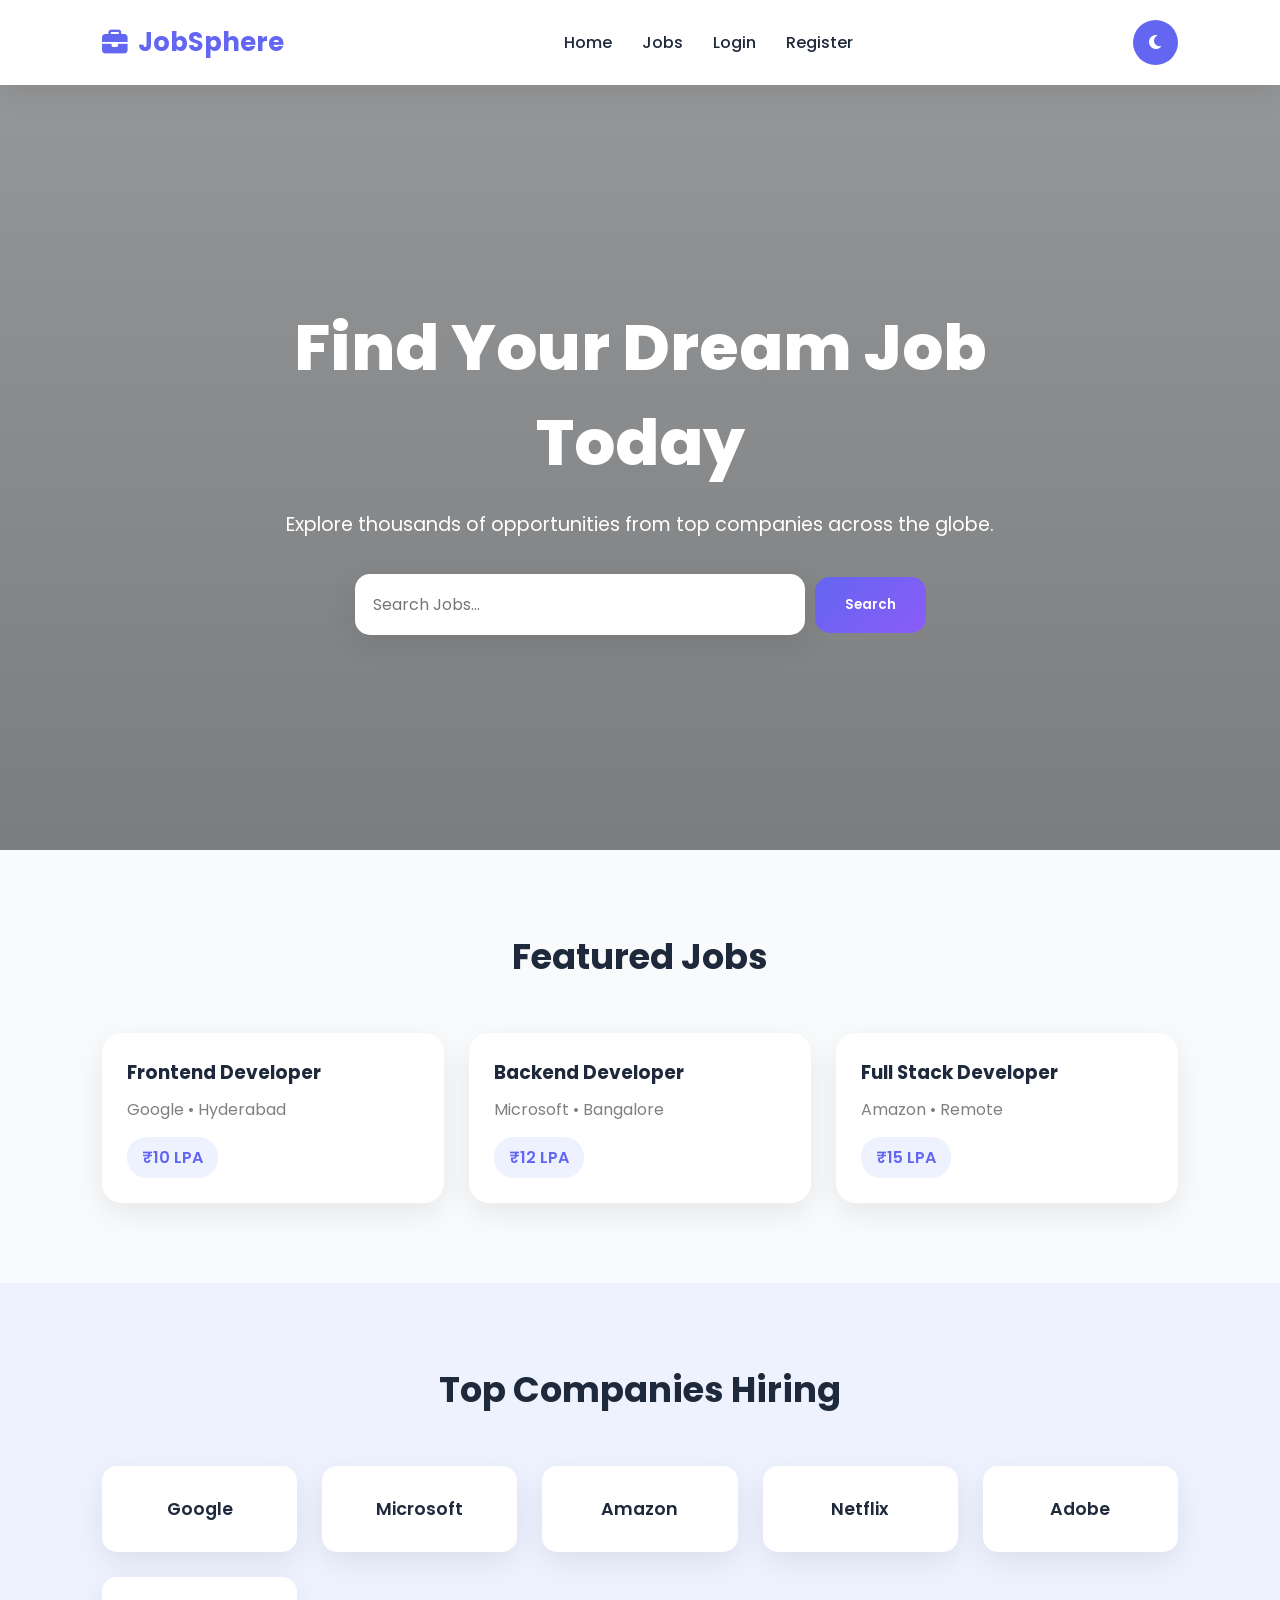
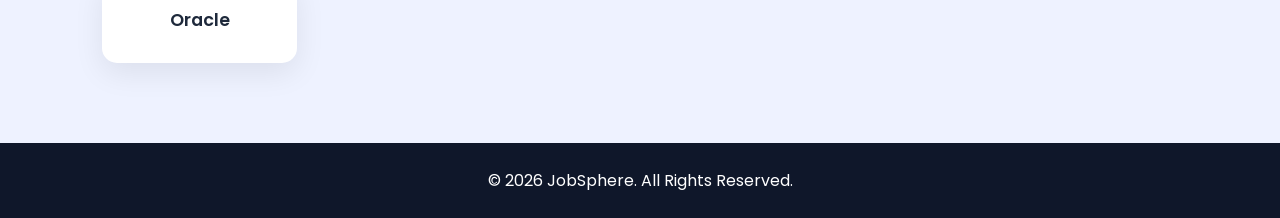
<file: index.html>
<!DOCTYPE html>
<html lang="en">
<head>
    <meta charset="UTF-8">
    <meta name="viewport" content="width=device-width, initial-scale=1.0">
    <title>JobSphere - Find Your Dream Job</title>

    <link rel="stylesheet" href="css/style.css">

    <link rel="stylesheet"
        href="https://cdnjs.cloudflare.com/ajax/libs/font-awesome/6.5.1/css/all.min.css">
</head>

<body>

    <!-- Navbar -->

    <nav class="navbar">

        <div class="logo">
            <i class="fa-solid fa-briefcase"></i>
            JobSphere
        </div>

        <ul
    class="nav-links"
    id="navbarLinks"
    >

        <li>
            <a href="index.html">
                Home
            </a>
        </li>

        <li>
            <a href="jobs.html">
                Jobs
            </a>
        </li>

    </ul>

        <button id="darkModeBtn">
            <i class="fa-solid fa-moon"></i>
        </button>

    </nav>

    <!-- Hero Section -->

    <section class="hero">

        <div class="hero-content">

            <h1>Find Your Dream Job Today</h1>

            <p>
                Explore thousands of opportunities from top companies
                across the globe.
            </p>

            <div class="search-box">

                <input
                    type="text"
                    id="heroSearch"
                    placeholder="Search Jobs..."
                >

                <button onclick="goToJobs()">
                    Search
                </button>

            </div>

        </div>

    </section>

    <!-- Featured Jobs -->

    <section class="featured">

        <h2>Featured Jobs</h2>

        <div class="featured-grid">

            <div class="job-card">
                <h3>Frontend Developer</h3>
                <p>Google • Hyderabad</p>
                <span>₹10 LPA</span>
            </div>

            <div class="job-card">
                <h3>Backend Developer</h3>
                <p>Microsoft • Bangalore</p>
                <span>₹12 LPA</span>
            </div>

            <div class="job-card">
                <h3>Full Stack Developer</h3>
                <p>Amazon • Remote</p>
                <span>₹15 LPA</span>
            </div>

        </div>

    </section>

    <!-- Top Companies -->

    <section class="companies">

        <h2>Top Companies Hiring</h2>

        <div class="company-grid">

            <div class="company">
                Google
            </div>

            <div class="company">
                Microsoft
            </div>

            <div class="company">
                Amazon
            </div>

            <div class="company">
                Netflix
            </div>

            <div class="company">
                Adobe
            </div>

            <div class="company">
                Oracle
            </div>

        </div>

    </section>

    <!-- Footer -->

    <footer>

        <p>
            © 2026 JobSphere. All Rights Reserved.
        </p>

    </footer>

    <script src="js/main.js"></script>
    <script src="js/auth.js"></script>

</body>
</html>
</file>
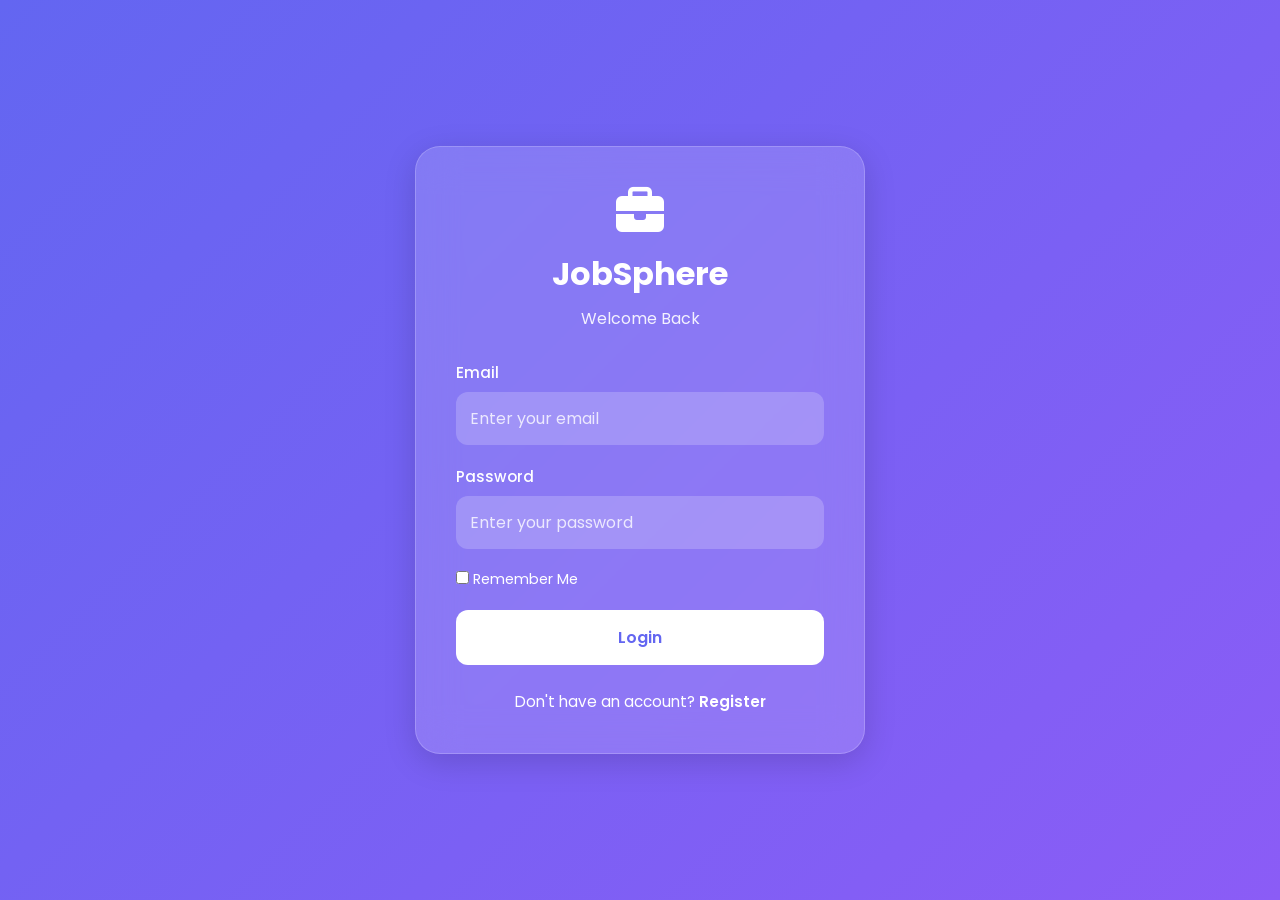
<file: dashboard.html>
<!DOCTYPE html>
<html lang="en">

<head>

    <meta charset="UTF-8">

    <meta name="viewport"
          content="width=device-width, initial-scale=1.0">

    <title>User Dashboard | JobSphere</title>

    <link rel="stylesheet"
          href="css/style.css">

    <link rel="stylesheet"
          href="css/dashboard.css">

    <link rel="stylesheet"
          href="https://cdnjs.cloudflare.com/ajax/libs/font-awesome/6.7.1/css/all.min.css">

</head>

<body>

    <!-- NAVBAR -->

    <nav class="navbar">

        <div class="logo">

            <i class="fa-solid fa-briefcase"></i>

            JobSphere

        </div>

        <ul class="nav-links">

            <li>
                <a href="index.html">
                    Home
                </a>
            </li>

            <li>
                <a href="jobs.html">
                    Jobs
                </a>
            </li>

            <li>
                <a href="dashboard.html">
                    Dashboard
                </a>
            </li>

        </ul>

        <button id="darkModeBtn">

            <i class="fa-solid fa-moon"></i>

        </button>

    </nav>

    <!-- HEADER -->

    <section class="dashboard-header">

        <h1>
            Welcome Back 👋
        </h1>

        <p>
            Track your job search progress
        </p>

    </section>

    <!-- PROFILE CARD -->

    <section class="profile-section">

        <div class="profile-card">

            <img
                src="https://i.pravatar.cc/200"
                alt="Profile"
            >

           <h2 id="userName">
                User
            </h2>

            <p id="userEmail">
                user@email.com
            </p>

            <button
                onclick="logout()"
                class="auth-btn"
                style="margin-top:15px;"
            >
                Logout
            </button>

            <div class="profile-progress">

                <div
                    class="progress-bar"
                    id="profileProgressBar"
                ></div>

            </div>

            <span id="profilePercentage">

                0%

            </span>

        </div>

    </section>

    <!-- STATS -->

    <section class="stats-section">

        <div class="stat-card">

            <i class="fa-solid fa-file-circle-check"></i>

            <h2 id="applicationsCount">
                0
            </h2>

            <p>
                Applications
            </p>

        </div>

        <div class="stat-card">

            <i class="fa-solid fa-bookmark"></i>

            <h2 id="savedJobsCount">
                0
            </h2>

            <p>
                Saved Jobs
            </p>

        </div>

        <div class="stat-card">

            <i class="fa-solid fa-eye"></i>

            <h2 id="recentJobsCount">
                0
            </h2>

            <p>
                Recently Viewed
            </p>

        </div>

        <div class="stat-card">

            <i class="fa-solid fa-user-check"></i>

            <h2 id="profileCompletion">
                0%
            </h2>

            <p>
                Profile Completion
            </p>

        </div>

    </section>

    <!-- DASHBOARD GRID -->

    <section class="dashboard-grid">

        <!-- SAVED JOBS -->

        <div class="dashboard-card">

            <div class="card-header">

                <h2>
                    Saved Jobs
                </h2>

            </div>

            <div id="savedJobsList">

            </div>

        </div>

        <!-- APPLICATION HISTORY -->

        <div class="dashboard-card">

            <div class="card-header">

                <h2>
                    Application History
                </h2>

            </div>

            <div id="applicationsList">

            </div>

        </div>

    </section>

    <!-- RECENTLY VIEWED -->

    <section class="dashboard-section">

        <div class="dashboard-card">

            <div class="card-header">

                <h2>
                    Recently Viewed Jobs
                </h2>

            </div>

            <div id="recentJobsList">

            </div>

        </div>

    </section>

    <!-- RECOMMENDED JOBS -->

    <section class="dashboard-section">

        <div class="dashboard-card">

            <div class="card-header">

                <h2>
                    Recommended Jobs
                </h2>

            </div>

            <div id="recommendedJobs">

            </div>

        </div>

    </section>

    <!-- RESUME UPLOAD -->

    <section class="dashboard-section">

        <div class="dashboard-card">

            <div class="card-header">

                <h2>
                    Resume Upload
                </h2>

            </div>

            <input
                type="file"
                id="resumeUpload"
            >

            <p
                id="resumeName"
                style="margin-top:15px;"
            >
                No Resume Uploaded
            </p>

        </div>

    </section>
    <section class="dashboard-section">

    <div class="dashboard-card">

        <div class="card-header">
            <h2>Manage Data</h2>
        </div>

        <div class="action-buttons">

            <button
                id="clearSavedJobsBtn"
                class="danger-btn"
            >
                Clear Saved Jobs
            </button>

            <button
                id="clearApplicationsBtn"
                class="danger-btn"
            >
                Clear Applications
            </button>

            <button
                id="clearRecentJobsBtn"
                class="danger-btn"
            >
                Clear Recently Viewed
            </button>

            <button
                id="clearResumeBtn"
                class="danger-btn"
            >
                Remove Resume
            </button>

        </div>

    </div>

</section>

    <footer>

        <p>
            © 2026 JobSphere
        </p>

    </footer>

    <script src="js/auth.js"></script>
    <script src="js/main.js"></script>
    <script src="js/storage.js"></script>
    <script src="js/dashboard.js"></script>

</body>

</html>
</file>
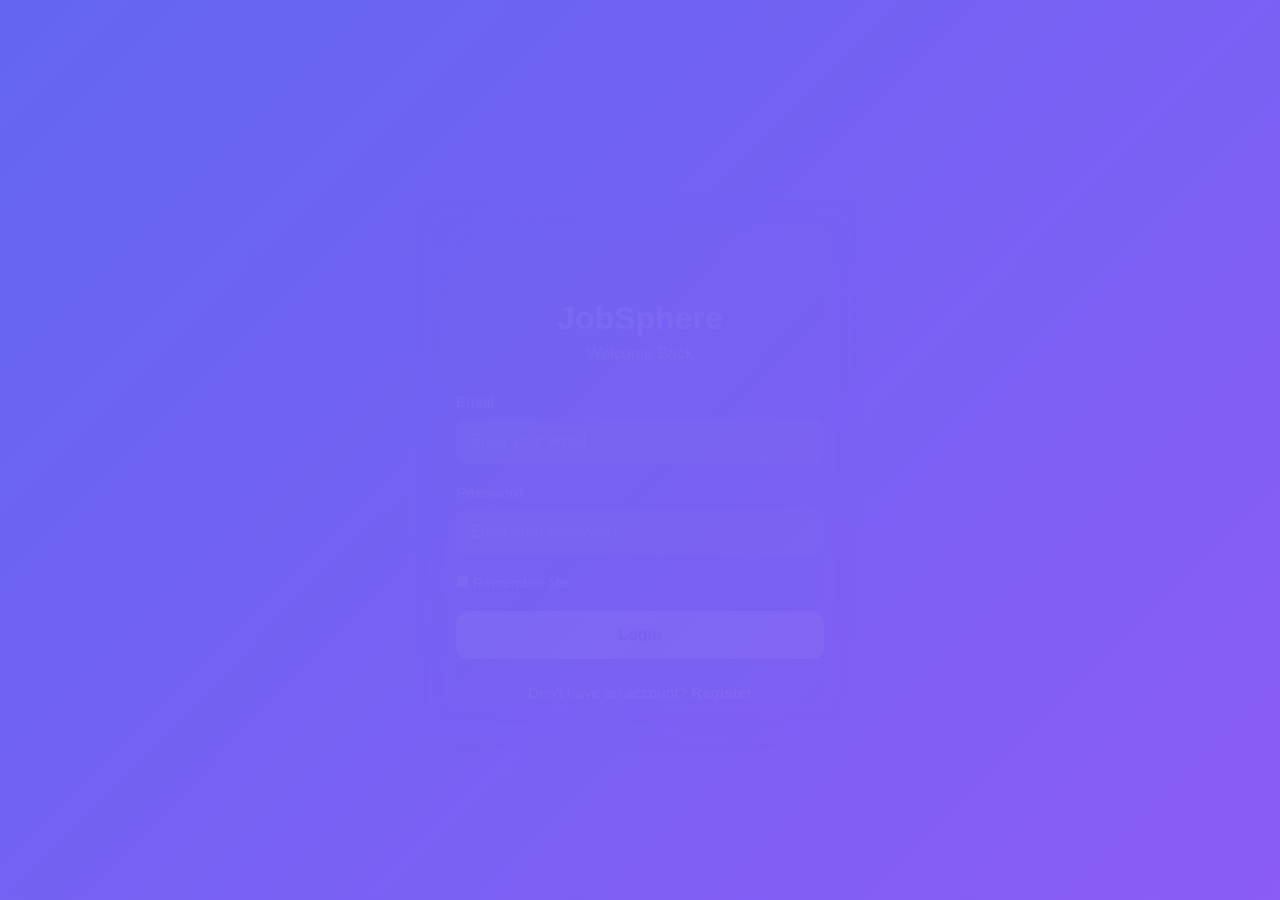
<file: job-details.html>
<!DOCTYPE html>
<html lang="en">

<head>
    <meta charset="UTF-8">
    <meta name="viewport" content="width=device-width, initial-scale=1.0">
    <title>Job Details | JobSphere</title>

    <link rel="stylesheet" href="css/style.css">

    <link rel="stylesheet"
        href="https://cdnjs.cloudflare.com/ajax/libs/font-awesome/6.7.1/css/all.min.css">
</head>

<body>

    <!-- =========================
         NAVBAR
    ========================== -->

    <nav class="navbar">

        <div class="logo">
            <i class="fa-solid fa-briefcase"></i>
            JobSphere
        </div>

        <ul class="nav-links">
            <li><a href="index.html">Home</a></li>
            <li><a href="jobs.html">Jobs</a></li>
            <li><a href="dashboard.html">Dashboard</a></li>
        </ul>

        <button id="darkModeBtn">
            <i class="fa-solid fa-moon"></i>
        </button>

    </nav>

    <!-- =========================
         JOB DETAILS SECTION
    ========================== -->

    <section class="job-details">

        <div id="jobDetailsContainer">

            <!-- Dynamic Content -->

        </div>

    </section>

    <!-- =========================
         FOOTER
    ========================== -->

    <footer>
        <p>
            © 2026 JobSphere. All Rights Reserved.
        </p>
    </footer>

    <script src="js/main.js"></script>

    <script>

        let allJobs = [];

        document.addEventListener(
            "DOMContentLoaded",
            loadJobDetails
        );

        async function loadJobDetails() {

            try {

                const response =
                    await fetch("data/jobs.json");

                allJobs =
                    await response.json();

                const selectedJobId =
                    localStorage.getItem(
                        "selectedJob"
                    );

                if (!selectedJobId) {

                    window.location.href =
                        "jobs.html";

                    return;
                }

                const job =
                    allJobs.find(
                        item =>
                        Number(item.id) ===
                        Number(selectedJobId)
                    );

                if (!job) {

                    document
                        .getElementById(
                            "jobDetailsContainer"
                        )
                        .innerHTML =
                        `
                        <h2>
                            Job not found
                        </h2>
                    `;

                    return;
                }

                addRecentlyViewed(
                    Number(job.id)
                );

                renderJob(job);

            }

            catch (error) {

                console.error(error);

                document
                    .getElementById(
                        "jobDetailsContainer"
                    )
                    .innerHTML =
                    `
                    <h2>
                        Error loading job
                    </h2>
                `;
            }
        }

        function renderJob(job) {

            const container =
                document.getElementById(
                    "jobDetailsContainer"
                );

            const skillsHtml =
                job.skills
                .map(skill => `
                    <span>
                        ${skill}
                    </span>
                `)
                .join("");

            container.innerHTML = `

            <div class="details-card">

                <h1>
                    ${job.title}
                </h1>

                <h3>
                    ${job.company}
                </h3>

                <div class="tags">

                    <span>
                        ${job.location}
                    </span>

                    <span>
                        ${job.type}
                    </span>

                    <span>
                        ${job.experience}
                    </span>

                </div>

                <div
                    class="salary"
                    style="margin-top:20px;"
                >
                    ${job.salary}
                </div>

                <h3>
                    Job Description
                </h3>

                <p>
                    ${job.description}
                </p>

                <h3>
                    Required Skills
                </h3>

                <div class="tags">
                    ${skillsHtml}
                </div>

                <h3>
                    Responsibilities
                </h3>

                <ul>

                    <li>
                        Develop high-quality software solutions.
                    </li>

                    <li>
                        Collaborate with cross-functional teams.
                    </li>

                    <li>
                        Participate in design and code reviews.
                    </li>

                    <li>
                        Write clean and maintainable code.
                    </li>

                    <li>
                        Follow industry best practices.
                    </li>

                </ul>

                <div
                    style="
                    display:flex;
                    gap:15px;
                    flex-wrap:wrap;
                    margin-top:30px;"
                >

                    <button
                        class="apply-btn"
                        onclick="applyJob(${job.id})"
                    >
                        Apply Now
                    </button>

                    <button
                        class="apply-btn"
                        onclick="saveJob(${job.id})"
                    >
                        Save Job
                    </button>

                    <button
                        class="apply-btn"
                        onclick="goBack()"
                    >
                        Back To Jobs
                    </button>

                </div>

            </div>

            <div
                id="similarJobs"
                style="
                margin-top:50px;"
            >

            </div>

            `;

            renderSimilarJobs(job);
        }

        function renderSimilarJobs(currentJob) {

            const similarJobs =
                allJobs
                .filter(
                    job =>
                    job.id !== currentJob.id
                )
                .slice(0, 3);

            let html = `

            <h2
                style="
                text-align:center;
                margin-bottom:30px;"
            >
                Similar Jobs
            </h2>

            <div class="jobs-container">

            `;

            similarJobs.forEach(job => {

                html += `

                <div class="job-card">

                    <h3>
                        ${job.title}
                    </h3>

                    <p>
                        ${job.company}
                    </p>

                    <div class="tags">

                        <span>
                            ${job.location}
                        </span>

                        <span>
                            ${job.type}
                        </span>

                    </div>

                    <div class="salary">
                        ${job.salary}
                    </div>

                    <div
                        class="job-actions"
                        style="
                        margin-top:15px;"
                    >

                        <button
                            class="apply-btn"
                            onclick="openSimilarJob(${job.id})"
                        >
                            View
                        </button>

                    </div>

                </div>

                `;
            });

            html += `</div>`;

            document
                .getElementById(
                    "similarJobs"
                )
                .innerHTML = html;
        }

        function openSimilarJob(id) {

            localStorage.setItem(
                "selectedJob",
                id
            );

            location.reload();
        }

        function addRecentlyViewed(jobId) {

            let recentJobs =
                JSON.parse(
                    localStorage.getItem(
                        "recentJobs"
                    )
                ) || [];

            recentJobs =
                recentJobs.filter(
                    id => id !== jobId
                );

            recentJobs.unshift(jobId);

            recentJobs =
                recentJobs.slice(0, 5);

            localStorage.setItem(
                "recentJobs",
                JSON.stringify(
                    recentJobs
                )
            );
        }

        function goBack() {

            window.location.href =
                "jobs.html";
        }

    </script>

</body>

</html>
</file>
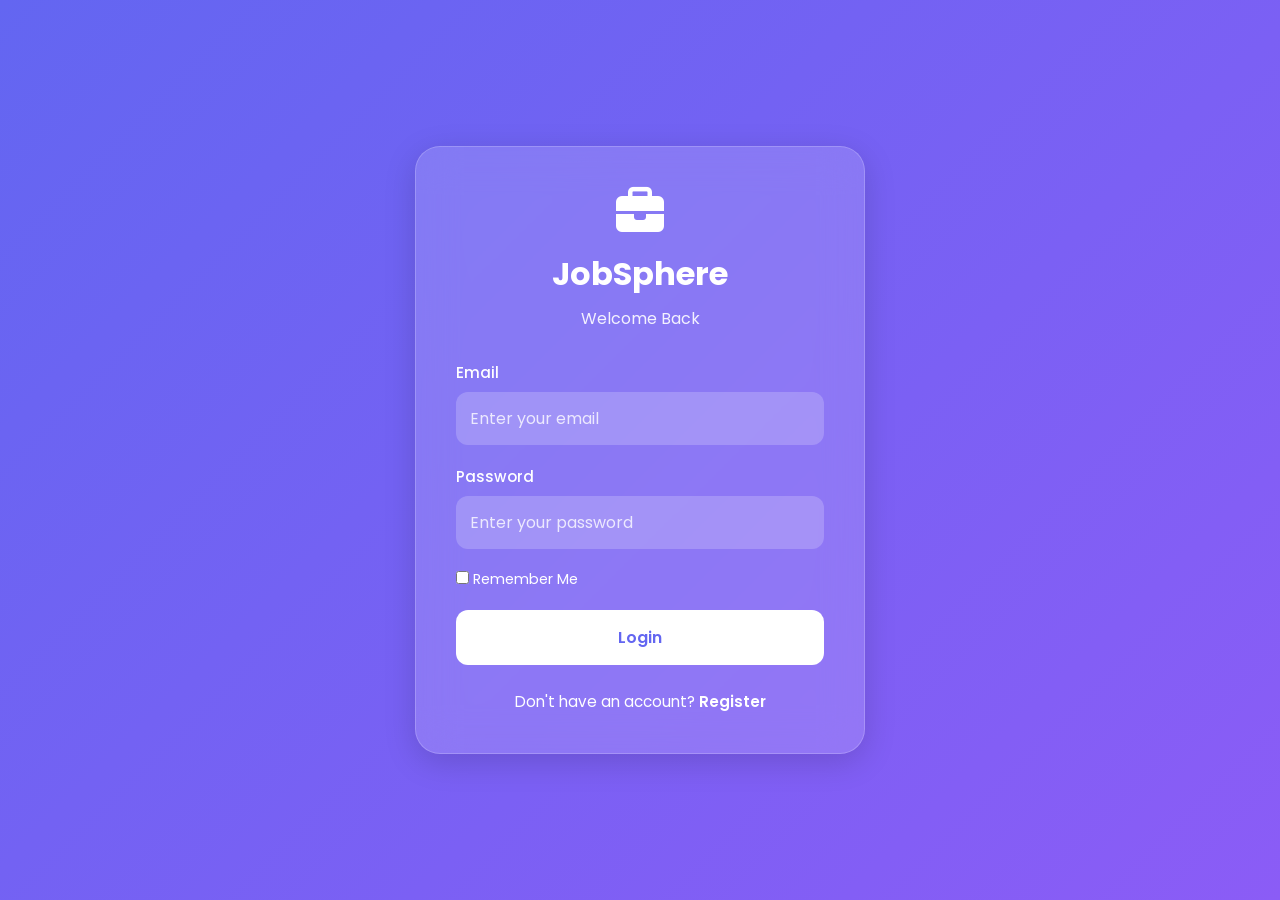
<file: jobs.html>
<!DOCTYPE html>
<html lang="en">

<head>
    <meta charset="UTF-8">
    <meta name="viewport" content="width=device-width, initial-scale=1.0">
    <title>Browse Jobs | JobSphere</title>

    <link rel="stylesheet" href="css/style.css">

    <link rel="stylesheet"
        href="https://cdnjs.cloudflare.com/ajax/libs/font-awesome/6.7.1/css/all.min.css">
</head>

<body>

    <!-- =========================
         NAVBAR
    ========================== -->

    <nav class="navbar">

        <div class="logo">
            <i class="fa-solid fa-briefcase"></i>
            JobSphere
        </div>

        <ul class="nav-links">
            <li><a href="index.html">Home</a></li>
            <li><a href="jobs.html">Jobs</a></li>
            <li><a href="dashboard.html">Dashboard</a></li>
            <li><a href="login.html">Login</a></li>
        </ul>

        <button id="darkModeBtn">
            <i class="fa-solid fa-moon"></i>
        </button>

    </nav>

    <!-- =========================
         PAGE TITLE
    ========================== -->

    <section class="jobs-page">

        <h1 class="page-title">
            Explore Job Opportunities
        </h1>

        <!-- =========================
             FILTERS
        ========================== -->

        <div class="filters">

            <input
                type="text"
                id="searchInput"
                placeholder="Search jobs..."
            >

            <select id="locationFilter">
                <option value="">All Locations</option>
                <option value="Hyderabad">Hyderabad</option>
                <option value="Bangalore">Bangalore</option>
                <option value="Chennai">Chennai</option>
                <option value="Mumbai">Mumbai</option>
                <option value="Noida">Noida</option>
                <option value="Remote">Remote</option>
                <option value="Pune">Pune</option>
            </select>

            <select id="jobTypeFilter">
                <option value="">All Types</option>
                <option value="Full Time">Full Time</option>
                <option value="Internship">Internship</option>
            </select>

            <select id="experienceFilter">
                <option value="">All Experience</option>
                <option value="Fresher">Fresher</option>
                <option value="1 Year">1 Year</option>
                <option value="2 Years">2 Years</option>
                <option value="3 Years">3 Years</option>
            </select>

        </div>

        <!-- =========================
             JOB COUNT
        ========================== -->

        <div
            style="
            text-align:center;
            margin-bottom:30px;
            font-weight:600;"
        >

            Total Jobs:
            <span id="jobCount">
                0
            </span>

        </div>

        <!-- =========================
             JOB CONTAINER
        ========================== -->

        <div
            id="jobsContainer"
            class="jobs-container"
        >

            <!-- Dynamic Jobs -->

        </div>

    </section>

    <!-- =========================
         FOOTER
    ========================== -->

    <footer>

        <p>
            © 2026 JobSphere. All Rights Reserved.
        </p>

    </footer>

    <!-- =========================
         SCRIPTS
    ========================== -->

    <script src="js/main.js"></script>
    <script src="js/jobs.js"></script>

</body>

</html>
</file>
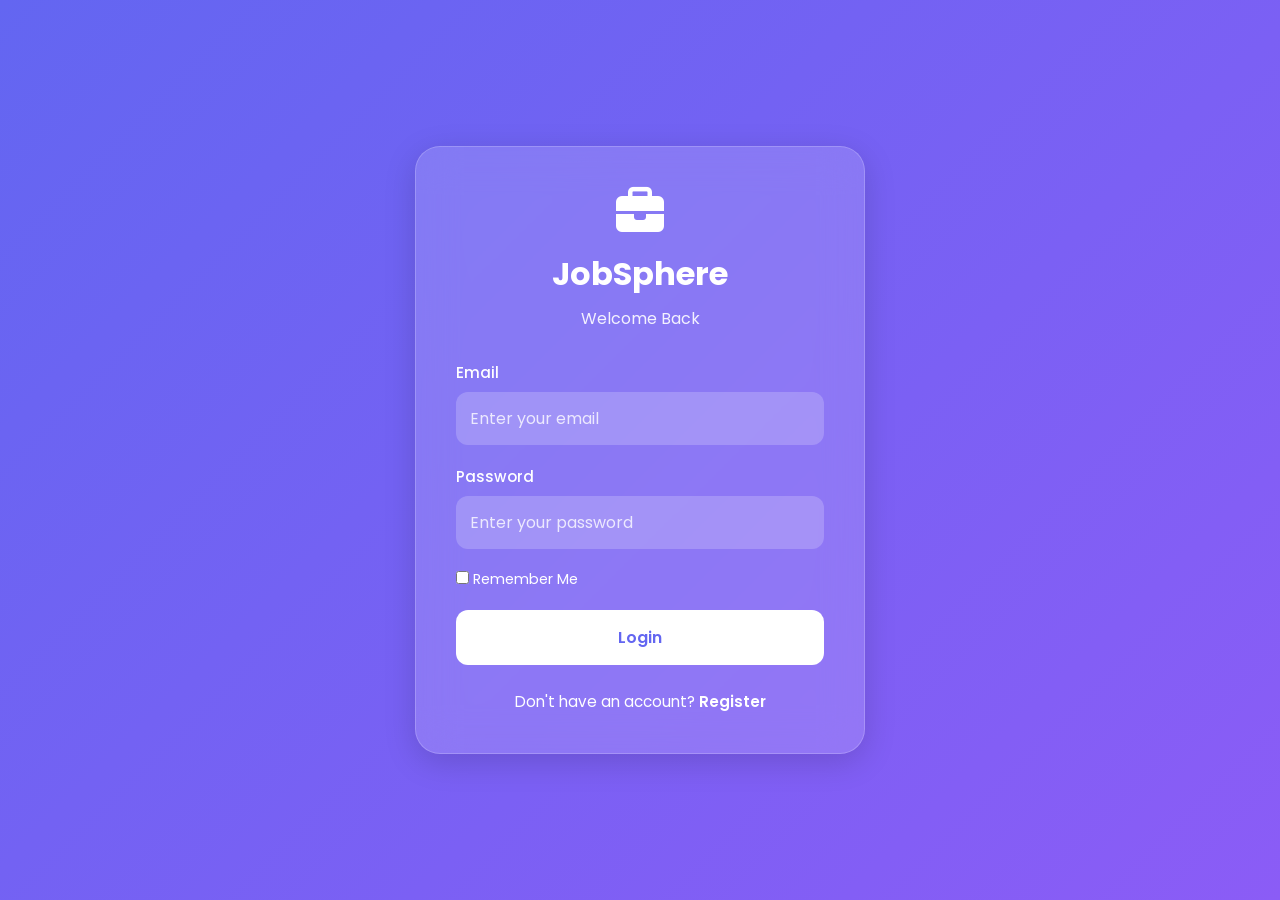
<file: login.html>
<!DOCTYPE html>
<html lang="en">

<head>

    <meta charset="UTF-8">

    <meta name="viewport"
          content="width=device-width, initial-scale=1.0">

    <title>Login | JobSphere</title>

    <link rel="stylesheet"
          href="css/auth.css">

    <link rel="stylesheet"
          href="https://cdnjs.cloudflare.com/ajax/libs/font-awesome/6.7.1/css/all.min.css">

</head>

<body>

    <div class="auth-container">

        <div class="auth-card">

            <div class="auth-header">

                <i class="fa-solid fa-briefcase"></i>

                <h1>JobSphere</h1>

                <p>
                    Welcome Back
                </p>

            </div>

            <form id="loginForm">

                <div class="input-group">

                    <label>Email</label>

                    <input
                        type="email"
                        id="loginEmail"
                        placeholder="Enter your email"
                        required
                    >

                </div>

                <div class="input-group">

                    <label>Password</label>

                    <input
                        type="password"
                        id="loginPassword"
                        placeholder="Enter your password"
                        required
                    >

                </div>

                <div class="remember-section">

                    <label>

                        <input
                            type="checkbox"
                            id="rememberMe"
                        >

                        Remember Me

                    </label>

                </div>

                <button
                    type="submit"
                    class="auth-btn"
                >
                    Login
                </button>

            </form>

            <div class="auth-footer">

                <p>

                    Don't have an account?

                    <a href="register.html">

                        Register

                    </a>

                </p>

            </div>

        </div>

    </div>

    <script src="js/auth.js"></script>

</body>

</html>
</file>
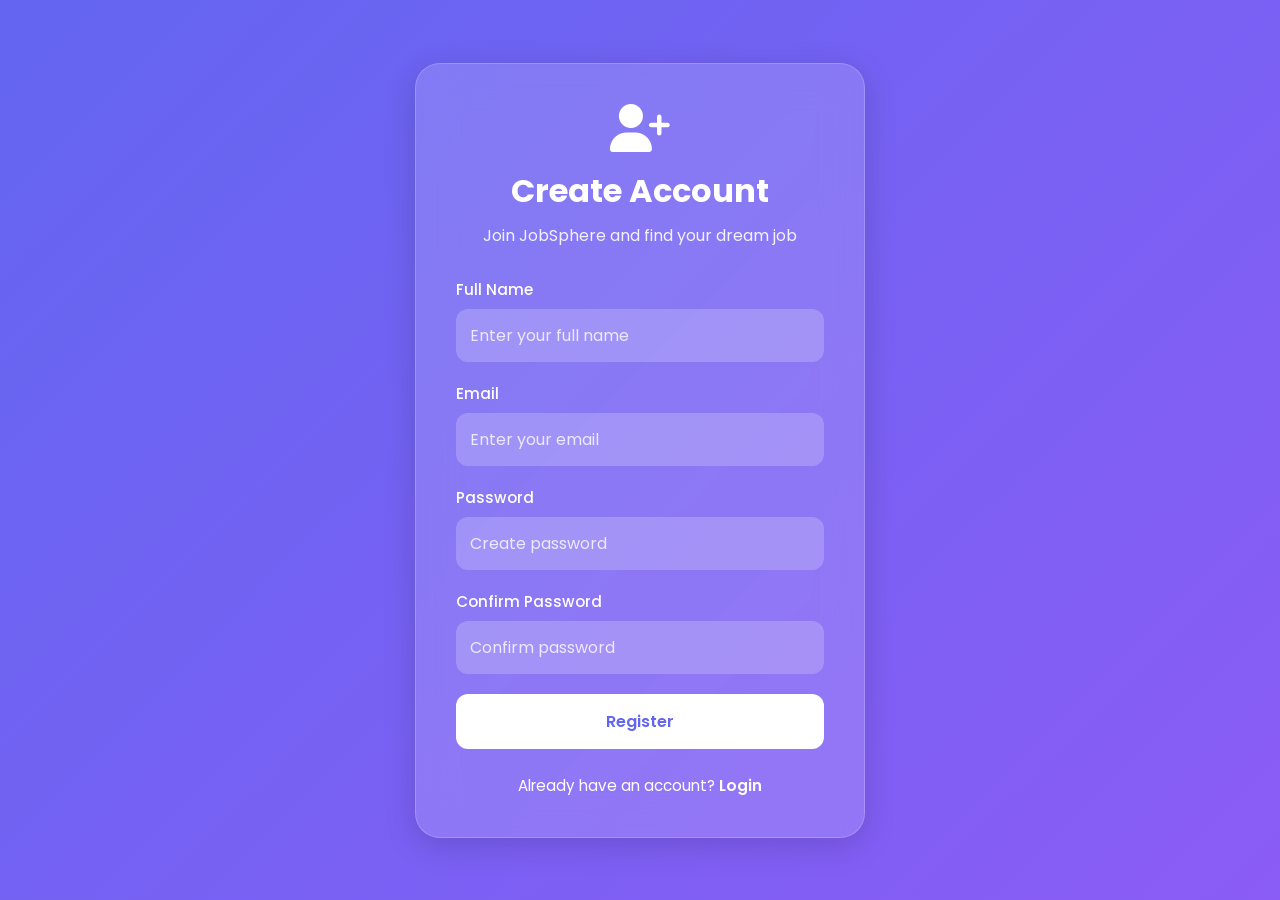
<file: register.html>
<!DOCTYPE html>
<html lang="en">

<head>

    <meta charset="UTF-8">

    <meta name="viewport"
          content="width=device-width, initial-scale=1.0">

    <title>Register | JobSphere</title>

    <link rel="stylesheet"
          href="css/auth.css">

    <link rel="stylesheet"
          href="https://cdnjs.cloudflare.com/ajax/libs/font-awesome/6.7.1/css/all.min.css">

</head>

<body>

    <div class="auth-container">

        <div class="auth-card">

            <div class="auth-header">

                <i class="fa-solid fa-user-plus"></i>

                <h1>Create Account</h1>

                <p>
                    Join JobSphere and find your dream job
                </p>

            </div>

            <form id="registerForm">

                <div class="input-group">

                    <label>Full Name</label>

                    <input
                        type="text"
                        id="registerName"
                        placeholder="Enter your full name"
                        required
                    >

                </div>

                <div class="input-group">

                    <label>Email</label>

                    <input
                        type="email"
                        id="registerEmail"
                        placeholder="Enter your email"
                        required
                    >

                </div>

                <div class="input-group">

                    <label>Password</label>

                    <input
                        type="password"
                        id="registerPassword"
                        placeholder="Create password"
                        required
                    >

                </div>

                <div class="input-group">

                    <label>Confirm Password</label>

                    <input
                        type="password"
                        id="confirmPassword"
                        placeholder="Confirm password"
                        required
                    >

                </div>

                <button
                    type="submit"
                    class="auth-btn"
                >
                    Register
                </button>

            </form>

            <div class="auth-footer">

                <p>

                    Already have an account?

                    <a href="login.html">

                        Login

                    </a>

                </p>

            </div>

        </div>

    </div>

    <script src="js/auth.js"></script>

</body>

</html>
</file>
<file: css/style.css>
/* =========================
   GOOGLE FONT
========================= */

@import url('https://fonts.googleapis.com/css2?family=Poppins:wght@300;400;500;600;700;800&display=swap');

/* =========================
   RESET
========================= */

*{
    margin:0;
    padding:0;
    box-sizing:border-box;
    font-family:'Poppins',sans-serif;
}

html{
    scroll-behavior:smooth;
}

body{
    background:#f8fafc;
    color:#1e293b;
    min-height:100vh;
    transition:.3s ease;
}

/* =========================
   VARIABLES
========================= */

:root{
    --primary:#6366f1;
    --secondary:#8b5cf6;
    --success:#10b981;
    --danger:#ef4444;
    --dark:#0f172a;
    --light:#ffffff;
    --gray:#64748b;
    --shadow:0 10px 30px rgba(0,0,0,.08);
}

/* =========================
   DARK MODE
========================= */

body.dark{
    background:#0f172a;
    color:#f8fafc;
}

body.dark .navbar{
    background:#111827;
}

body.dark .job-card,
body.dark .company{
    background:#1e293b;
    color:white;
}

body.dark footer{
    background:#111827;
}

body.dark .search-box input{
    background:#1e293b;
    color:white;
}

body.dark .nav-links a{
    color:white;
}

/* =========================
   NAVBAR
========================= */

.navbar{
    width:100%;
    display:flex;
    justify-content:space-between;
    align-items:center;
    padding:20px 8%;
    background:white;
    box-shadow:var(--shadow);
    position:sticky;
    top:0;
    z-index:999;
}

.logo{
    font-size:1.6rem;
    font-weight:700;
    color:var(--primary);
    display:flex;
    gap:10px;
    align-items:center;
}

.nav-links{
    list-style:none;
    display:flex;
    gap:30px;
}

.nav-links a{
    text-decoration:none;
    color:#1e293b;
    font-weight:500;
    transition:.3s;
}

.nav-links a:hover{
    color:var(--primary);
}

#darkModeBtn{
    border:none;
    background:var(--primary);
    color:white;
    width:45px;
    height:45px;
    border-radius:50%;
    cursor:pointer;
    font-size:1rem;
    transition:.3s;
}

#darkModeBtn:hover{
    transform:rotate(180deg);
}


.user-profile{

    display:flex;

    align-items:center;

    gap:10px;

    font-weight:600;
}

.user-profile img{

    width:40px;

    height:40px;

    border-radius:50%;

    object-fit:cover;

    border:2px solid #6366f1;
}

.user-profile span{

    color:#6366f1;

    font-weight:600;
}


.avatar{

    width:40px;
    height:40px;

    border-radius:50%;

    background:#6366f1;

    color:white;

    display:flex;

    align-items:center;

    justify-content:center;

    font-weight:bold;
}

/* =========================
   HERO SECTION
========================= */

.hero{
    min-height:85vh;

    background:
    linear-gradient(
        rgba(0,0,0,.4),
        rgba(0,0,0,.5)
    ),
    url('https://images.unsplash.com/photo-1521791136064-7986c2920216?w=1600');

    background-size:cover;
    background-position:center;

    display:flex;
    justify-content:center;
    align-items:center;
    text-align:center;
    padding:40px;
}

.hero-content{
    max-width:900px;
}

.hero-content h1{
    color:white;
    font-size:4rem;
    margin-bottom:20px;
    font-weight:800;
}

.hero-content p{
    color:white;
    font-size:1.2rem;
    margin-bottom:35px;
}

/* =========================
   SEARCH BOX
========================= */

.search-box{
    display:flex;
    justify-content:center;
    align-items:center;
    gap:10px;
    flex-wrap:wrap;
}

.search-box input{
    width:450px;
    max-width:90%;
    padding:18px;
    border:none;
    border-radius:15px;
    font-size:1rem;
    box-shadow:var(--shadow);
}

.search-box button{
    padding:18px 30px;
    border:none;
    border-radius:15px;

    background:
    linear-gradient(
        135deg,
        var(--primary),
        var(--secondary)
    );

    color:white;
    cursor:pointer;
    font-weight:600;
    transition:.3s;
}

.search-box button:hover{
    transform:translateY(-3px);
}

/* =========================
   FEATURED SECTION
========================= */

.featured{
    padding:80px 8%;
}

.featured h2{
    text-align:center;
    font-size:2.2rem;
    margin-bottom:50px;
}

.featured-grid{
    display:grid;
    grid-template-columns:
    repeat(auto-fit,minmax(300px,1fr));

    gap:25px;
}

/* =========================
   JOB CARD
========================= */

.job-card{
    background:white;
    padding:25px;
    border-radius:20px;
    box-shadow:var(--shadow);
    transition:.3s ease;
    cursor:pointer;
}

.job-card:hover{
    transform:translateY(-10px);
}

.job-card h3{
    margin-bottom:10px;
}

.job-card p{
    color:gray;
    margin-bottom:15px;
}

.job-card span{
    display:inline-block;

    background:#eef2ff;

    color:var(--primary);

    padding:8px 15px;

    border-radius:20px;

    font-weight:600;
}

/* =========================
   COMPANIES
========================= */

.companies{
    padding:80px 8%;
    background:#eef2ff;
}

.companies h2{
    text-align:center;
    margin-bottom:50px;
    font-size:2.2rem;
}

.company-grid{
    display:grid;
    grid-template-columns:
    repeat(auto-fit,minmax(180px,1fr));

    gap:25px;
}

.company{
    background:white;
    padding:30px;
    text-align:center;
    border-radius:15px;
    box-shadow:var(--shadow);

    font-size:1.1rem;
    font-weight:600;

    transition:.3s;
}

.company:hover{
    transform:scale(1.05);
}

/* =========================
   FOOTER
========================= */

footer{
    background:#0f172a;
    color:white;
    text-align:center;
    padding:25px;
}

/* =========================
   JOBS PAGE
========================= */

.jobs-page{
    padding:60px 8%;
}

.page-title{
    text-align:center;
    font-size:2.5rem;
    margin-bottom:40px;
}

.filters{
    display:flex;
    gap:15px;
    flex-wrap:wrap;
    justify-content:center;
    margin-bottom:40px;
}

.filters input,
.filters select{
    padding:14px;
    border:1px solid #ddd;
    border-radius:10px;
    min-width:200px;
}

.jobs-container{
    display:grid;

    grid-template-columns:
    repeat(auto-fit,minmax(330px,1fr));

    gap:25px;
}

.tags{
    display:flex;
    gap:10px;
    margin:15px 0;
    flex-wrap:wrap;
}

.tags span{
    background:#e0e7ff;
    color:#4338ca;
    padding:8px 12px;
    border-radius:15px;
    font-size:.85rem;
}

.salary{
    font-size:1rem;
    font-weight:700;
    margin-top:10px;
}

.job-actions{
    display:flex;
    gap:10px;
    margin-top:20px;
}

.apply-btn{
    flex:1;
    border:none;
    padding:12px;
    border-radius:10px;
    cursor:pointer;

    background:
    linear-gradient(
        135deg,
        var(--primary),
        var(--secondary)
    );

    color:white;
}

.save-btn{
    width:50px;
    border:none;
    border-radius:10px;
    cursor:pointer;
}

/* =========================
   DETAILS PAGE
========================= */

.job-details{
    padding:80px 8%;
}

.details-card{
    max-width:900px;
    margin:auto;
    background:white;
    padding:40px;
    border-radius:20px;
    box-shadow:var(--shadow);
}

.details-card h1{
    margin-bottom:15px;
}

.details-card h3{
    margin-top:30px;
    margin-bottom:10px;
}

.details-card ul{
    padding-left:20px;
}

/* =========================
   GLASSMORPHISM CARD
========================= */

.glass{
    background:
    rgba(255,255,255,0.15);

    backdrop-filter:blur(12px);

    border:
    1px solid rgba(255,255,255,0.2);

    border-radius:20px;
}

/* =========================
   LOADING SKELETON
========================= */

.skeleton{
    height:220px;
    border-radius:20px;

    background:
    linear-gradient(
        90deg,
        #eee 25%,
        #ddd 50%,
        #eee 75%
    );

    background-size:200% 100%;

    animation:pulse 1.5s infinite;
}

@keyframes pulse{

    0%{
        background-position:200% 0;
    }

    100%{
        background-position:-200% 0;
    }
}

/* =========================
   TOAST
========================= */

.toast{
    position:fixed;
    right:20px;
    bottom:20px;

    background:#111827;
    color:white;

    padding:15px 20px;

    border-radius:12px;

    z-index:1000;

    animation:slideUp .4s ease;
}

@keyframes slideUp{

    from{
        transform:translateY(100px);
        opacity:0;
    }

    to{
        transform:translateY(0);
        opacity:1;
    }
}

/* =========================
   RESPONSIVE
========================= */

@media(max-width:992px){

    .hero-content h1{
        font-size:3rem;
    }

    .navbar{
        padding:20px 5%;
    }
}

@media(max-width:768px){

    .navbar{
        flex-direction:column;
        gap:15px;
    }

    .nav-links{
        flex-wrap:wrap;
        justify-content:center;
    }

    .hero-content h1{
        font-size:2.3rem;
    }

    .hero-content p{
        font-size:1rem;
    }

    .search-box{
        flex-direction:column;
    }

    .search-box input{
        width:100%;
    }

    .featured,
    .companies,
    .jobs-page{
        padding:50px 5%;
    }
}

@media(max-width:500px){

    .hero-content h1{
        font-size:2rem;
    }

    .page-title{
        font-size:2rem;
    }

    .filters input,
    .filters select{
        width:100%;
    }
}
</file>
<file: css/dashboard.css>
/* =====================================
   DASHBOARD HEADER
===================================== */

.dashboard-header{
    padding:60px 8%;
    text-align:center;

    background:linear-gradient(
        135deg,
        #6366f1,
        #8b5cf6
    );

    color:white;
}

.dashboard-header h1{
    font-size:3rem;
    margin-bottom:10px;
}

.dashboard-header p{
    opacity:.9;
    font-size:1.1rem;
}

/* =====================================
   PROFILE SECTION
===================================== */

.profile-section{
    padding:40px 8%;
}

.profile-card{

    background:white;

    border-radius:20px;

    box-shadow:var(--shadow);

    padding:30px;

    text-align:center;

    max-width:400px;

    margin:auto;

    transition:.3s;
}

.profile-card:hover{
    transform:translateY(-5px);
}

.profile-card img{

    width:120px;
    height:120px;

    border-radius:50%;

    object-fit:cover;

    margin-bottom:20px;

    border:4px solid #6366f1;
}

.profile-card h2{
    margin-bottom:10px;
}

.profile-card p{
    color:var(--gray);
}

/* =====================================
   PROFILE COMPLETION BAR
===================================== */

.profile-progress{

    width:100%;

    height:12px;

    background:#e5e7eb;

    border-radius:20px;

    overflow:hidden;

    margin-top:20px;
}

.progress-bar{

    width:0%;

    height:100%;

    border-radius:20px;

    background:linear-gradient(
        135deg,
        #10b981,
        #22c55e
    );

    transition:1s ease;
}

#profilePercentage{

    display:block;

    margin-top:10px;

    font-weight:600;
}

/* =====================================
   STATS SECTION
===================================== */

.stats-section{

    padding:50px 8%;

    display:grid;

    grid-template-columns:
    repeat(auto-fit,minmax(220px,1fr));

    gap:25px;
}

.stat-card{

    background:white;

    border-radius:20px;

    padding:25px;

    text-align:center;

    box-shadow:var(--shadow);

    transition:.3s;
}

.stat-card:hover{
    transform:translateY(-8px);
}

.stat-card i{

    font-size:2rem;

    color:var(--primary);

    margin-bottom:15px;
}

.stat-card h2{
    margin-bottom:8px;
}

.stat-card p{
    color:var(--gray);
}

/* =====================================
   DASHBOARD GRID
===================================== */

.dashboard-grid{

    padding:0 8%;

    display:grid;

    grid-template-columns:1fr 1fr;

    gap:25px;
}

/* =====================================
   DASHBOARD SECTION
===================================== */

.dashboard-section{
    padding:0 8%;
}

/* =====================================
   DASHBOARD CARD
===================================== */

.dashboard-card{

    background:white;

    border-radius:20px;

    padding:25px;

    margin-bottom:30px;

    box-shadow:var(--shadow);
}

.card-header{

    border-bottom:1px solid #e5e7eb;

    padding-bottom:10px;

    margin-bottom:20px;
}

.card-header h2{
    font-size:1.3rem;
}

/* =====================================
   JOB ITEMS
===================================== */

.saved-job-item,
.application-item,
.recent-job-item,
.recommended-job-item{

    background:#f8fafc;

    padding:15px;

    border-radius:12px;

    margin-bottom:15px;

    border-left:4px solid var(--primary);

    transition:.3s;
}

.saved-job-item:hover,
.application-item:hover,
.recent-job-item:hover,
.recommended-job-item:hover{

    transform:translateX(5px);
}

.saved-job-item h4,
.application-item h4,
.recent-job-item h4,
.recommended-job-item h4{

    margin-bottom:5px;
}

.saved-job-item p,
.application-item p,
.recent-job-item p,
.recommended-job-item p{

    color:var(--gray);

    font-size:.9rem;
}

/* =====================================
   RECOMMENDED JOBS
===================================== */

#recommendedJobs{

    display:grid;

    grid-template-columns:
    repeat(auto-fit,minmax(250px,1fr));

    gap:15px;
}

/* =====================================
   RESUME SECTION
===================================== */

#resumeUpload{

    width:100%;

    padding:15px;

    border:2px dashed #6366f1;

    border-radius:15px;

    background:#f8fafc;

    cursor:pointer;
}

#resumeName{

    color:var(--gray);

    font-size:.95rem;

    font-weight:500;
}

/* =====================================
   EMPTY STATE
===================================== */

.empty-state{

    text-align:center;

    padding:25px;

    color:var(--gray);
}

/* =====================================
   DARK MODE
===================================== */

body.dark .profile-card,
body.dark .stat-card,
body.dark .dashboard-card{

    background:#1e293b;

    color:white;
}

body.dark .saved-job-item,
body.dark .application-item,
body.dark .recent-job-item,
body.dark .recommended-job-item{

    background:#334155;
}

body.dark .saved-job-item p,
body.dark .application-item p,
body.dark .recent-job-item p,
body.dark .recommended-job-item p{

    color:#cbd5e1;
}

body.dark .card-header{

    border-color:#475569;
}

body.dark #resumeUpload{

    background:#334155;

    color:white;

    border-color:#8b5cf6;
}

body.dark .profile-progress{

    background:#475569;
}

/* =====================================
   RESPONSIVE
===================================== */

@media(max-width:992px){

    .dashboard-grid{

        grid-template-columns:1fr;
    }

    .dashboard-header h1{

        font-size:2.3rem;
    }
}

@media(max-width:768px){

    .stats-section,
    .dashboard-grid,
    .dashboard-section,
    .profile-section{

        padding-left:5%;
        padding-right:5%;
    }

    .dashboard-header{

        padding:50px 5%;
    }

    .dashboard-header h1{

        font-size:2rem;
    }

    .profile-card{

        max-width:100%;
    }
}

@media(max-width:480px){

    .dashboard-header h1{

        font-size:1.8rem;
    }

    .profile-card img{

        width:100px;
        height:100px;
    }

    .dashboard-card{

        padding:18px;
    }

    .stat-card{

        padding:20px;
    }
}

.action-buttons{

    display:flex;

    gap:15px;

    flex-wrap:wrap;
}

.danger-btn{

    border:none;

    padding:12px 18px;

    border-radius:10px;

    cursor:pointer;

    background:#ef4444;

    color:white;

    font-weight:600;

    transition:.3s;
}

.danger-btn:hover{

    transform:translateY(-3px);
}
</file>
<file: css/auth.css>
/* =====================================
   GOOGLE FONT
===================================== */

@import url('https://fonts.googleapis.com/css2?family=Poppins:wght@300;400;500;600;700;800&display=swap');

/* =====================================
   RESET
===================================== */

*{
    margin:0;
    padding:0;
    box-sizing:border-box;
    font-family:'Poppins',sans-serif;
}

/* =====================================
   BODY
===================================== */

body{

    min-height:100vh;

    display:flex;

    justify-content:center;

    align-items:center;

    background:linear-gradient(
        135deg,
        #6366f1,
        #8b5cf6
    );

    padding:20px;
}

/* =====================================
   CONTAINER
===================================== */

.auth-container{

    width:100%;

    display:flex;

    justify-content:center;

    align-items:center;
}

/* =====================================
   CARD
===================================== */

.auth-card{

    width:100%;

    max-width:450px;

    background:rgba(255,255,255,0.15);

    backdrop-filter:blur(20px);

    border:1px solid rgba(255,255,255,0.2);

    border-radius:25px;

    padding:40px;

    box-shadow:
    0 8px 32px rgba(0,0,0,0.15);

    color:white;

    animation:fadeIn .5s ease;
}

/* =====================================
   HEADER
===================================== */

.auth-header{

    text-align:center;

    margin-bottom:30px;
}

.auth-header i{

    font-size:3rem;

    margin-bottom:15px;
}

.auth-header h1{

    font-size:2rem;

    margin-bottom:8px;
}

.auth-header p{

    opacity:.9;
}

/* =====================================
   FORM
===================================== */

form{

    display:flex;

    flex-direction:column;

    gap:20px;
}

/* =====================================
   INPUT GROUP
===================================== */

.input-group{

    display:flex;

    flex-direction:column;

    gap:8px;
}

.input-group label{

    font-size:.95rem;

    font-weight:500;
}

.input-group input{

    padding:14px;

    border:none;

    border-radius:12px;

    outline:none;

    background:rgba(255,255,255,0.2);

    color:white;

    font-size:1rem;
}

.input-group input::placeholder{

    color:rgba(255,255,255,0.8);
}

.input-group input:focus{

    background:rgba(255,255,255,0.3);

    border:1px solid white;
}

/* =====================================
   REMEMBER ME
===================================== */

.remember-section{

    display:flex;

    justify-content:space-between;

    align-items:center;

    font-size:.9rem;
}

/* =====================================
   BUTTON
===================================== */

.auth-btn{

    border:none;

    padding:15px;

    border-radius:12px;

    background:white;

    color:#6366f1;

    font-size:1rem;

    font-weight:600;

    cursor:pointer;

    transition:.3s;
}

.auth-btn:hover{

    transform:translateY(-3px);

    box-shadow:
    0 10px 20px rgba(0,0,0,0.15);
}

/* =====================================
   FOOTER
===================================== */

.auth-footer{

    text-align:center;

    margin-top:25px;
}

.auth-footer p{

    font-size:.95rem;
}

.auth-footer a{

    color:white;

    font-weight:600;

    text-decoration:none;
}

.auth-footer a:hover{

    text-decoration:underline;
}

/* =====================================
   ERROR MESSAGE
===================================== */

.error-message{

    background:#ef4444;

    padding:10px;

    border-radius:8px;

    text-align:center;

    margin-bottom:15px;
}

/* =====================================
   SUCCESS MESSAGE
===================================== */

.success-message{

    background:#10b981;

    padding:10px;

    border-radius:8px;

    text-align:center;

    margin-bottom:15px;
}

/* =====================================
   ANIMATION
===================================== */

@keyframes fadeIn{

    from{

        opacity:0;

        transform:translateY(20px);
    }

    to{

        opacity:1;

        transform:translateY(0);
    }
}

/* =====================================
   RESPONSIVE
===================================== */

@media(max-width:768px){

    .auth-card{

        padding:30px;
    }

    .auth-header h1{

        font-size:1.8rem;
    }
}

@media(max-width:480px){

    .auth-card{

        padding:25px;
    }

    .auth-header h1{

        font-size:1.5rem;
    }

    .auth-header i{

        font-size:2.5rem;
    }
}
</file>
